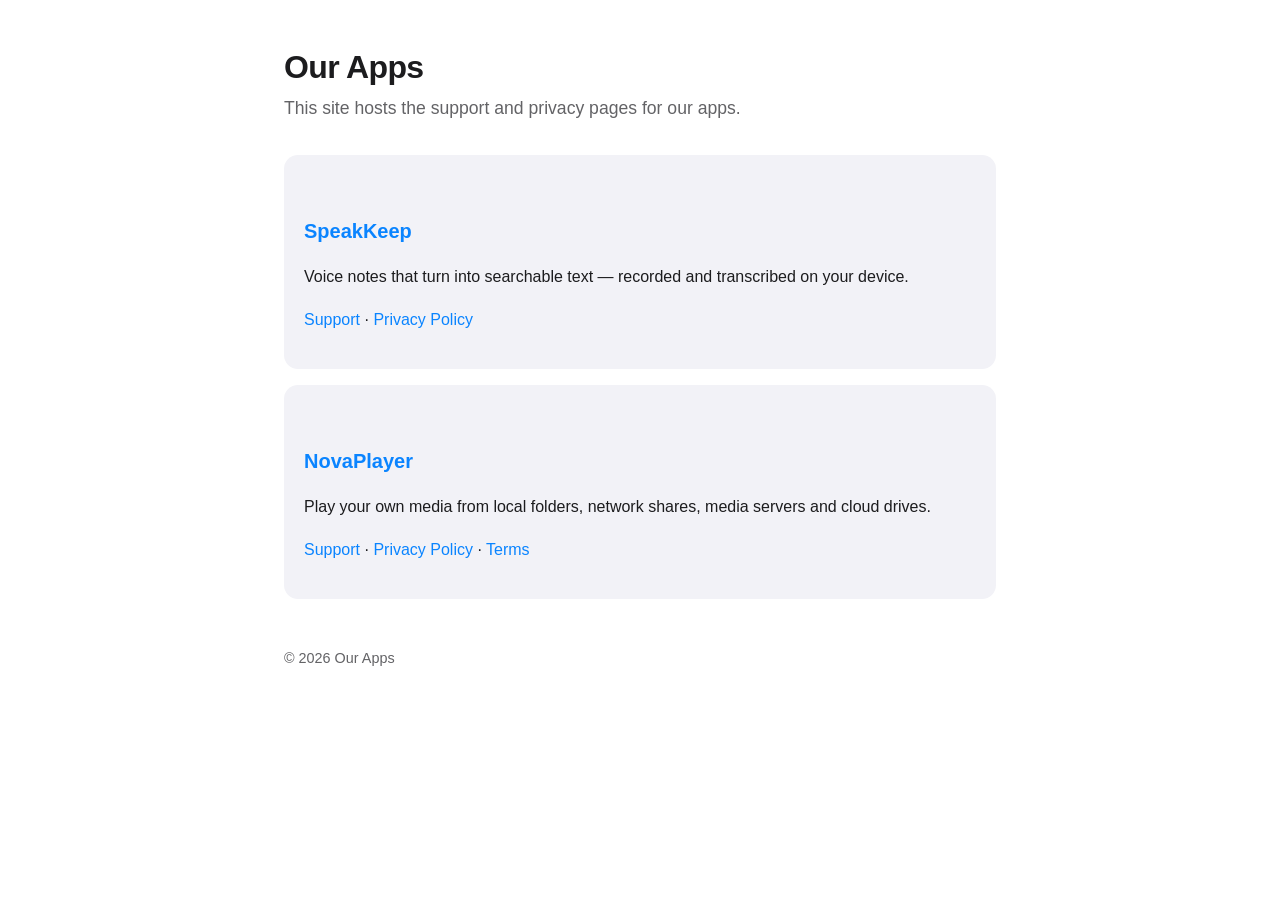
<file: index.html>
<!doctype html>
<html lang="en">
<head>
<meta charset="utf-8">
<meta name="viewport" content="width=device-width, initial-scale=1">
<title>Our Apps</title>
<link rel="stylesheet" href="speakkeep/assets.css">
</head>
<body>
<main>
  <h1>Our Apps</h1>
  <p class="lead">This site hosts the support and privacy pages for our apps.</p>
  <div class="card">
    <h2><a href="speakkeep/">SpeakKeep</a></h2>
    <p>Voice notes that turn into searchable text — recorded and transcribed on your device.</p>
    <p><a href="speakkeep/support/">Support</a> · <a href="speakkeep/privacy/">Privacy Policy</a></p>
  </div>
  <div class="card">
    <h2><a href="novaplayer/">NovaPlayer</a></h2>
    <p>Play your own media from local folders, network shares, media servers and cloud drives.</p>
    <p><a href="novaplayer/support/">Support</a> · <a href="novaplayer/privacy/">Privacy Policy</a> · <a href="novaplayer/terms/">Terms</a></p>
  </div>
  <footer>© 2026 Our Apps</footer>
</main>
</body>
</html>
</file>
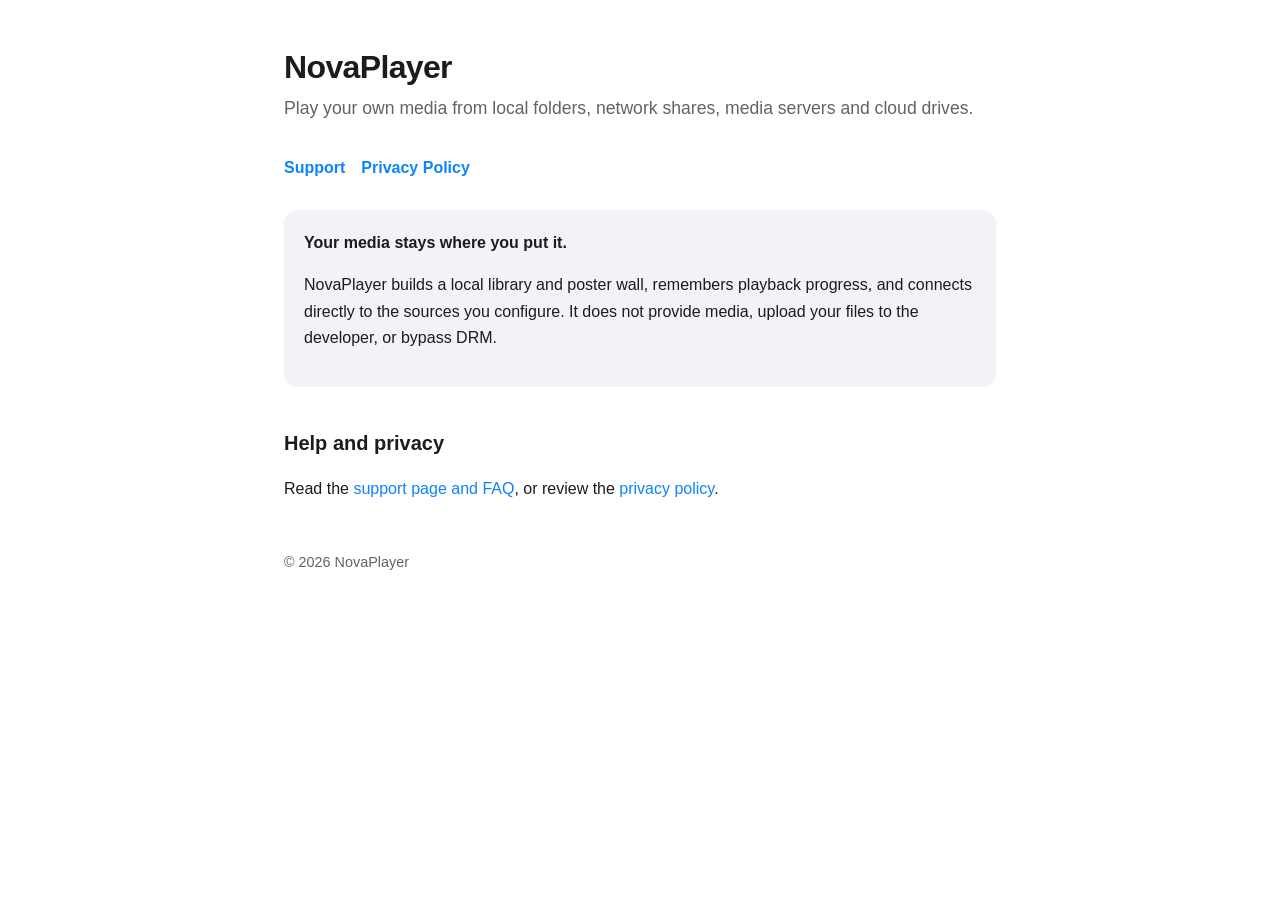
<file: novaplayer/index.html>
<!doctype html>
<html lang="en">
<head>
<meta charset="utf-8">
<meta name="viewport" content="width=device-width, initial-scale=1">
<title>NovaPlayer — Media Player</title>
<link rel="stylesheet" href="assets.css">
</head>
<body>
<main>
  <h1>NovaPlayer</h1>
  <p class="lead">Play your own media from local folders, network shares, media servers and cloud drives.</p>
  <nav>
    <a href="support/">Support</a>
    <a href="privacy/">Privacy Policy</a>
  </nav>
  <div class="card">
    <strong>Your media stays where you put it.</strong>
    <p>NovaPlayer builds a local library and poster wall, remembers playback progress, and connects directly to the sources you configure. It does not provide media, upload your files to the developer, or bypass DRM.</p>
  </div>
  <h2>Help and privacy</h2>
  <p>Read the <a href="support/">support page and FAQ</a>, or review the <a href="privacy/">privacy policy</a>.</p>
  <footer>© 2026 NovaPlayer</footer>
</main>
</body>
</html>
</file>
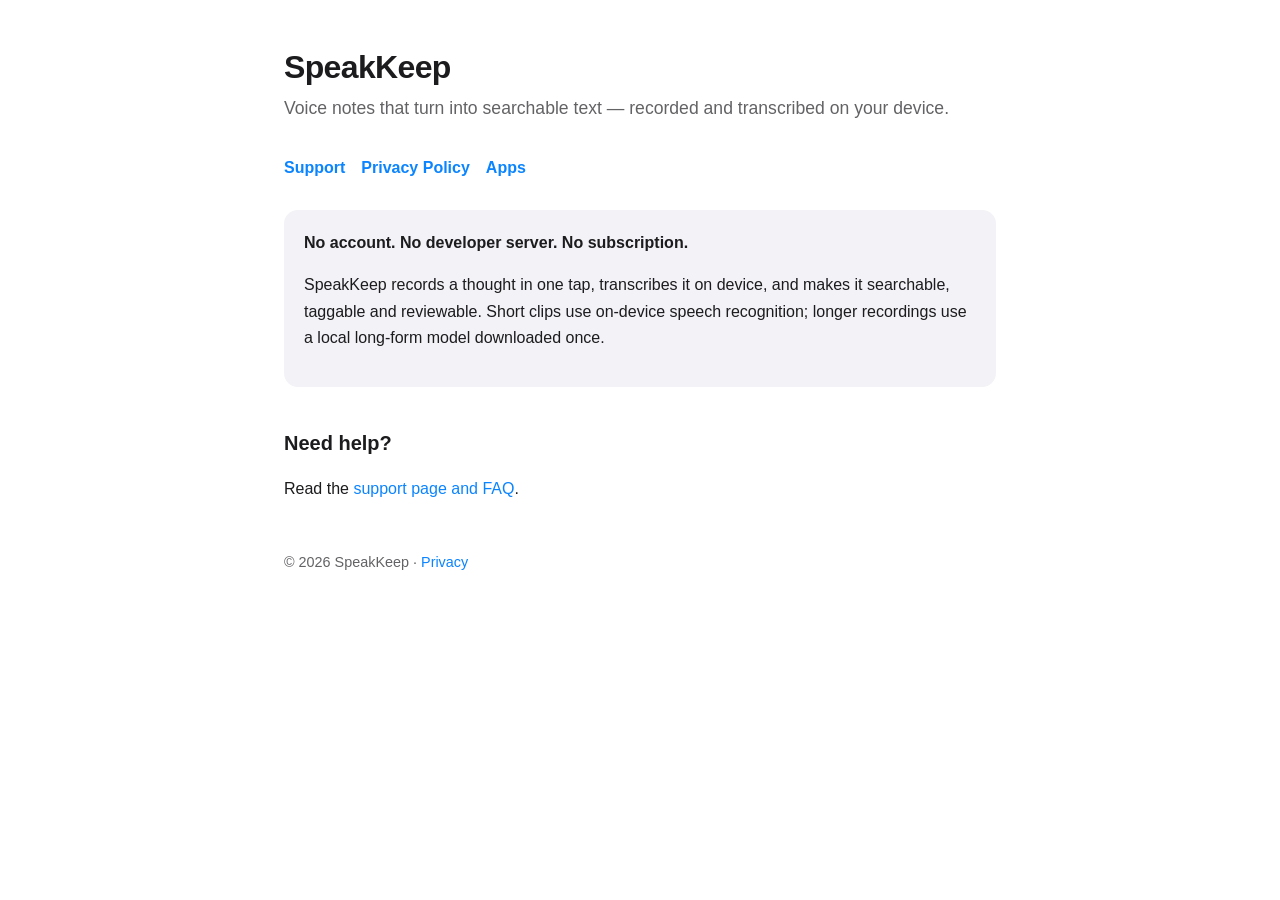
<file: speakkeep/index.html>
<!doctype html>
<html lang="en">
<head>
<meta charset="utf-8">
<meta name="viewport" content="width=device-width, initial-scale=1">
<title>SpeakKeep — Voice Notes</title>
<link rel="stylesheet" href="assets.css">
</head>
<body>
<main>
  <h1>SpeakKeep</h1>
  <p class="lead">Voice notes that turn into searchable text — recorded and transcribed on your device.</p>
  <nav>
    <a href="support/">Support</a>
    <a href="privacy/">Privacy Policy</a>
    <a href="../">Apps</a>
  </nav>
  <div class="card">
    <strong>No account. No developer server. No subscription.</strong>
    <p>SpeakKeep records a thought in one tap, transcribes it on device, and makes it searchable, taggable and reviewable. Short clips use on-device speech recognition; longer recordings use a local long-form model downloaded once.</p>
  </div>
  <h2>Need help?</h2>
  <p>Read the <a href="support/">support page and FAQ</a>.</p>
  <footer>© 2026 SpeakKeep · <a href="privacy/">Privacy</a></footer>
</main>
</body>
</html>
</file>
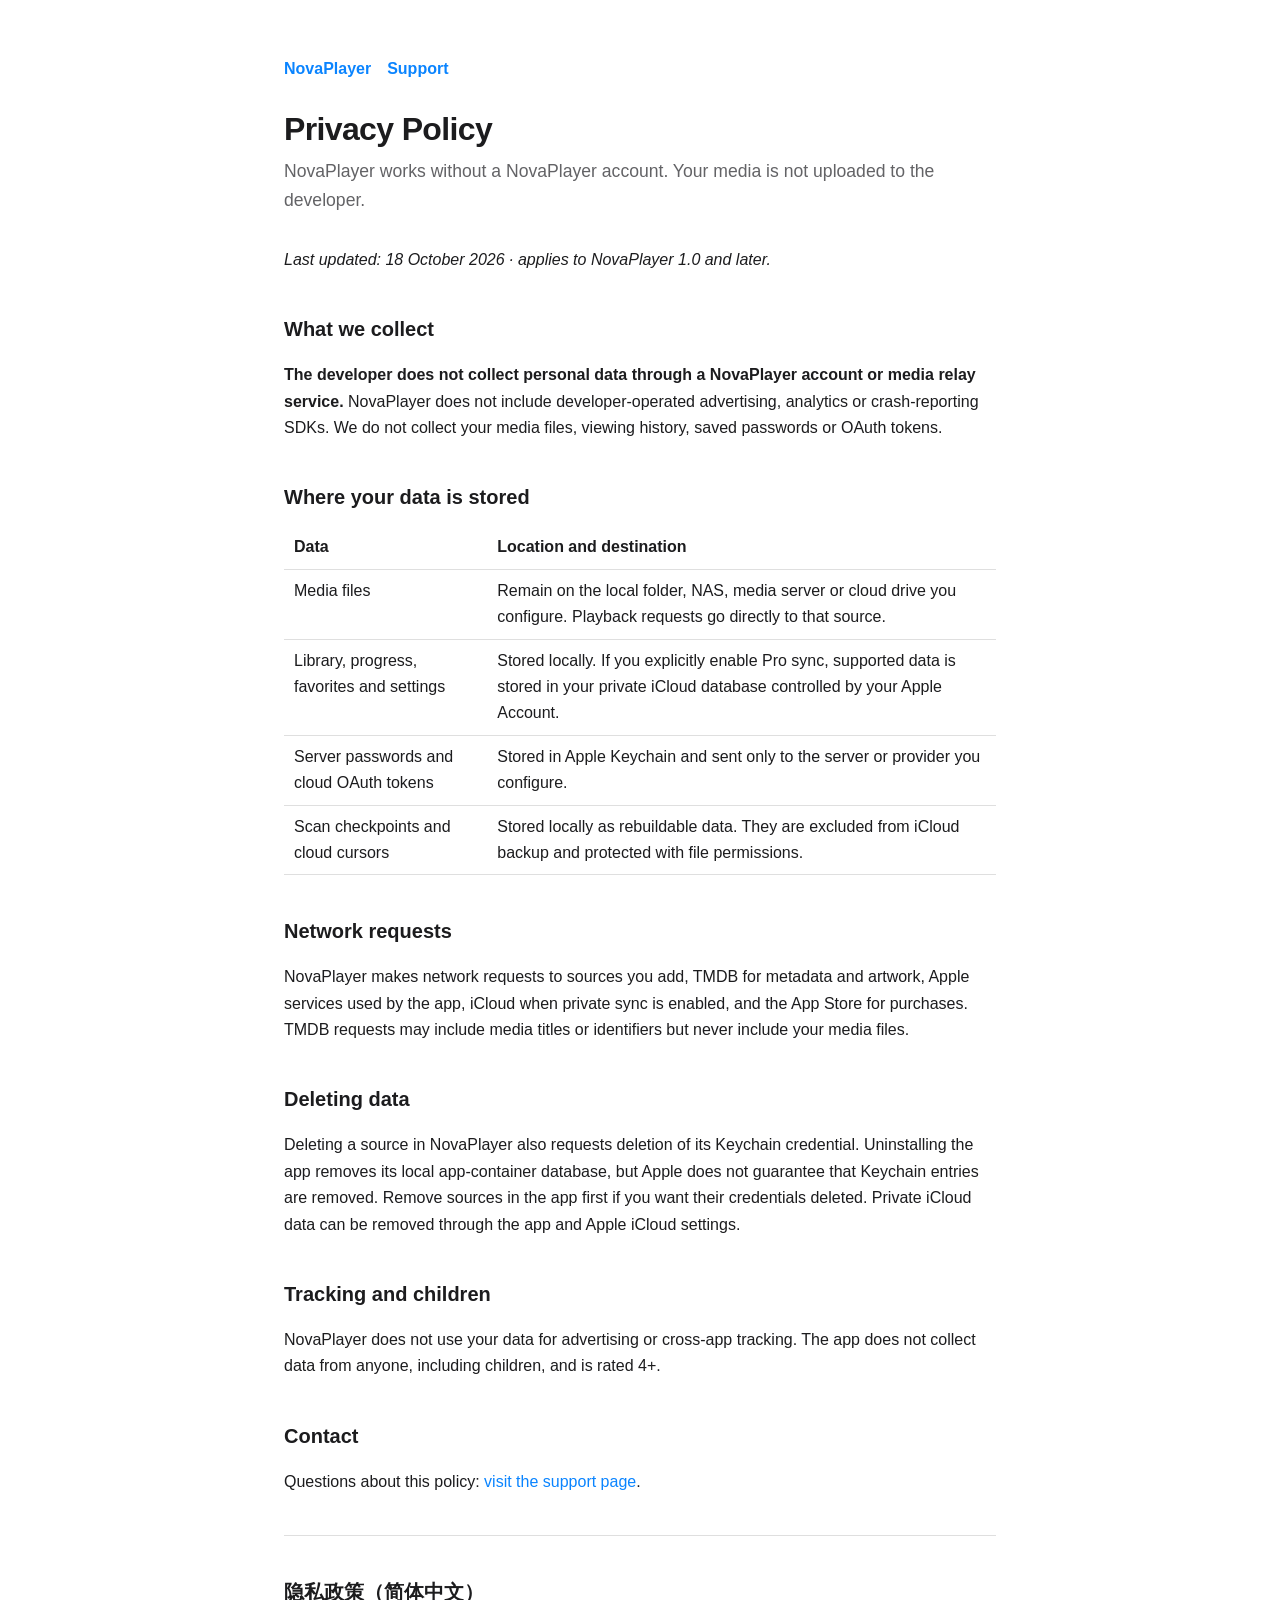
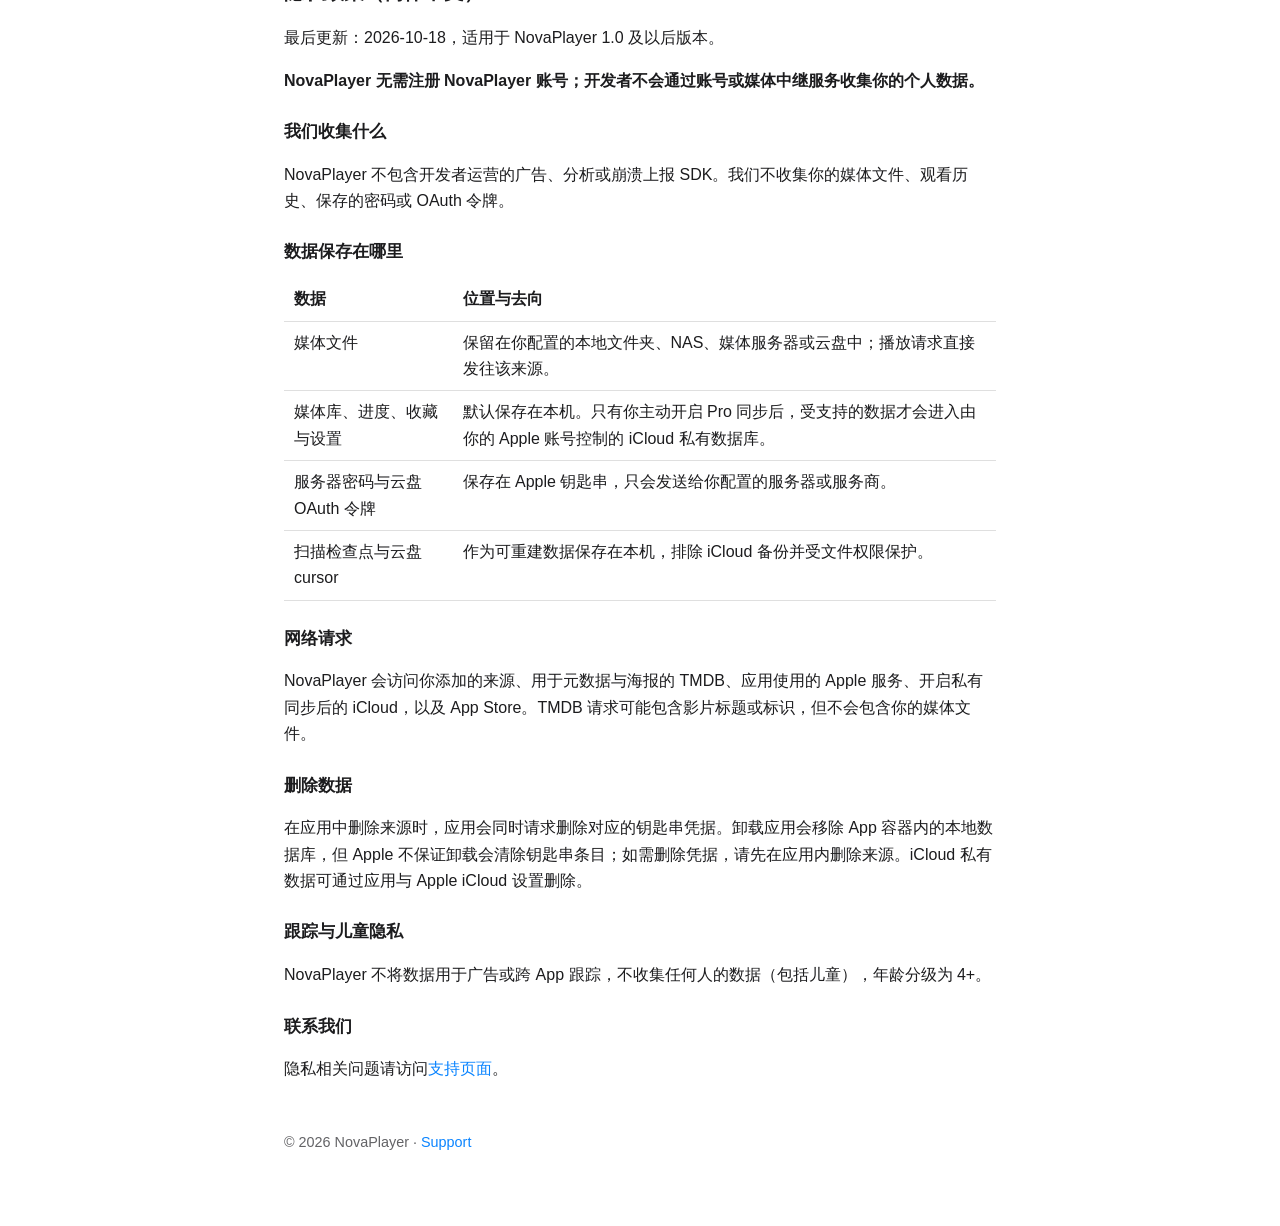
<file: novaplayer/privacy/index.html>
<!doctype html>
<html lang="en">
<head>
<meta charset="utf-8">
<meta name="viewport" content="width=device-width, initial-scale=1">
<title>NovaPlayer — Privacy Policy</title>
<link rel="stylesheet" href="../assets.css">
</head>
<body>
<main>
  <nav><a href="../">NovaPlayer</a><a href="../support/">Support</a></nav>
  <h1>Privacy Policy</h1>
  <p class="lead">NovaPlayer works without a NovaPlayer account. Your media is not uploaded to the developer.</p>
  <p><em>Last updated: 18 October 2026 · applies to NovaPlayer 1.0 and later.</em></p>

  <h2>What we collect</h2>
  <p><strong>The developer does not collect personal data through a NovaPlayer account or media relay service.</strong> NovaPlayer does not include developer-operated advertising, analytics or crash-reporting SDKs. We do not collect your media files, viewing history, saved passwords or OAuth tokens.</p>

  <h2>Where your data is stored</h2>
  <table>
    <tr><th>Data</th><th>Location and destination</th></tr>
    <tr><td>Media files</td><td>Remain on the local folder, NAS, media server or cloud drive you configure. Playback requests go directly to that source.</td></tr>
    <tr><td>Library, progress, favorites and settings</td><td>Stored locally. If you explicitly enable Pro sync, supported data is stored in your private iCloud database controlled by your Apple Account.</td></tr>
    <tr><td>Server passwords and cloud OAuth tokens</td><td>Stored in Apple Keychain and sent only to the server or provider you configure.</td></tr>
    <tr><td>Scan checkpoints and cloud cursors</td><td>Stored locally as rebuildable data. They are excluded from iCloud backup and protected with file permissions.</td></tr>
  </table>

  <h2>Network requests</h2>
  <p>NovaPlayer makes network requests to sources you add, TMDB for metadata and artwork, Apple services used by the app, iCloud when private sync is enabled, and the App Store for purchases. TMDB requests may include media titles or identifiers but never include your media files.</p>

  <h2>Deleting data</h2>
  <p>Deleting a source in NovaPlayer also requests deletion of its Keychain credential. Uninstalling the app removes its local app-container database, but Apple does not guarantee that Keychain entries are removed. Remove sources in the app first if you want their credentials deleted. Private iCloud data can be removed through the app and Apple iCloud settings.</p>

  <h2>Tracking and children</h2>
  <p>NovaPlayer does not use your data for advertising or cross-app tracking. The app does not collect data from anyone, including children, and is rated 4+.</p>

  <h2>Contact</h2>
  <p>Questions about this policy: <a href="../support/">visit the support page</a>.</p>

  <hr>

  <h2>隐私政策（简体中文）</h2>
  <p>最后更新：2026-10-18，适用于 NovaPlayer 1.0 及以后版本。</p>
  <p><strong>NovaPlayer 无需注册 NovaPlayer 账号；开发者不会通过账号或媒体中继服务收集你的个人数据。</strong></p>

  <h3>我们收集什么</h3>
  <p>NovaPlayer 不包含开发者运营的广告、分析或崩溃上报 SDK。我们不收集你的媒体文件、观看历史、保存的密码或 OAuth 令牌。</p>

  <h3>数据保存在哪里</h3>
  <table>
    <tr><th>数据</th><th>位置与去向</th></tr>
    <tr><td>媒体文件</td><td>保留在你配置的本地文件夹、NAS、媒体服务器或云盘中；播放请求直接发往该来源。</td></tr>
    <tr><td>媒体库、进度、收藏与设置</td><td>默认保存在本机。只有你主动开启 Pro 同步后，受支持的数据才会进入由你的 Apple 账号控制的 iCloud 私有数据库。</td></tr>
    <tr><td>服务器密码与云盘 OAuth 令牌</td><td>保存在 Apple 钥匙串，只会发送给你配置的服务器或服务商。</td></tr>
    <tr><td>扫描检查点与云盘 cursor</td><td>作为可重建数据保存在本机，排除 iCloud 备份并受文件权限保护。</td></tr>
  </table>

  <h3>网络请求</h3>
  <p>NovaPlayer 会访问你添加的来源、用于元数据与海报的 TMDB、应用使用的 Apple 服务、开启私有同步后的 iCloud，以及 App Store。TMDB 请求可能包含影片标题或标识，但不会包含你的媒体文件。</p>

  <h3>删除数据</h3>
  <p>在应用中删除来源时，应用会同时请求删除对应的钥匙串凭据。卸载应用会移除 App 容器内的本地数据库，但 Apple 不保证卸载会清除钥匙串条目；如需删除凭据，请先在应用内删除来源。iCloud 私有数据可通过应用与 Apple iCloud 设置删除。</p>

  <h3>跟踪与儿童隐私</h3>
  <p>NovaPlayer 不将数据用于广告或跨 App 跟踪，不收集任何人的数据（包括儿童），年龄分级为 4+。</p>

  <h3>联系我们</h3>
  <p>隐私相关问题请访问<a href="../support/">支持页面</a>。</p>
  <footer>© 2026 NovaPlayer · <a href="../support/">Support</a></footer>
</main>
</body>
</html>
</file>
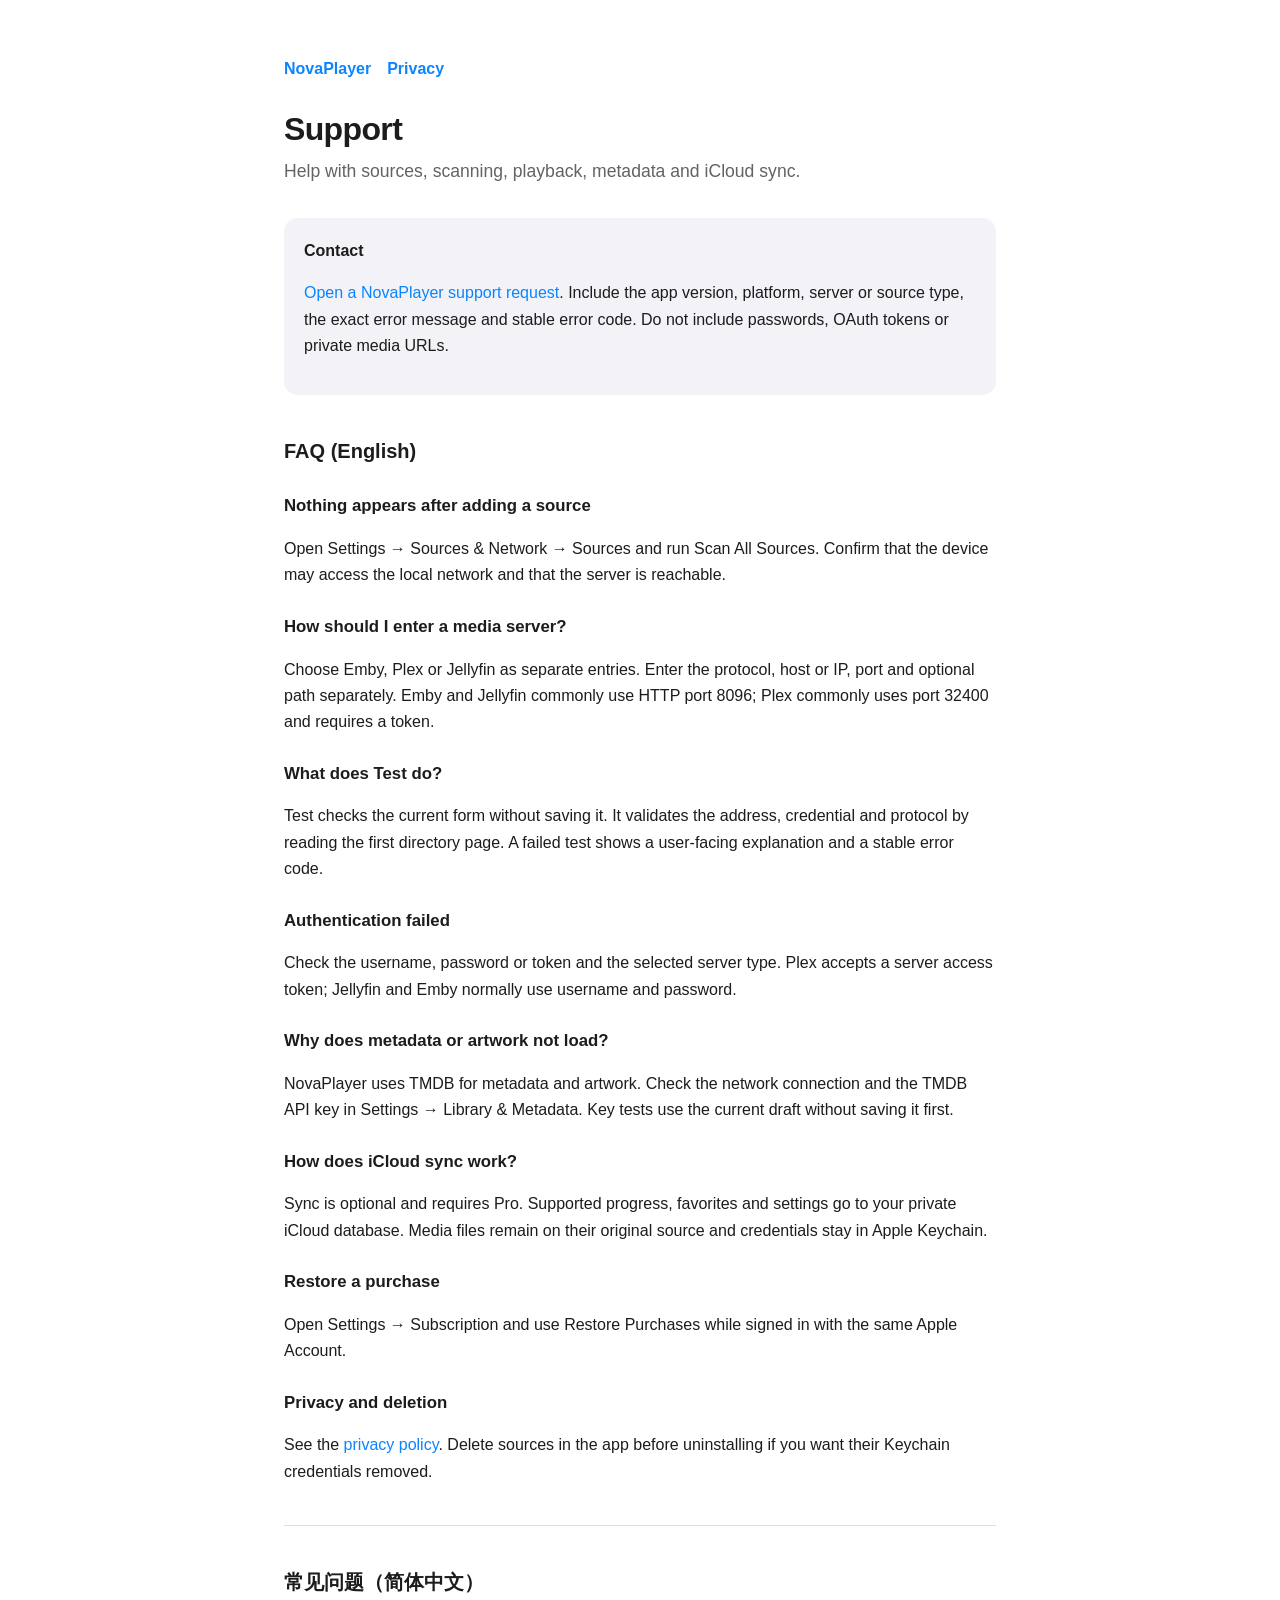
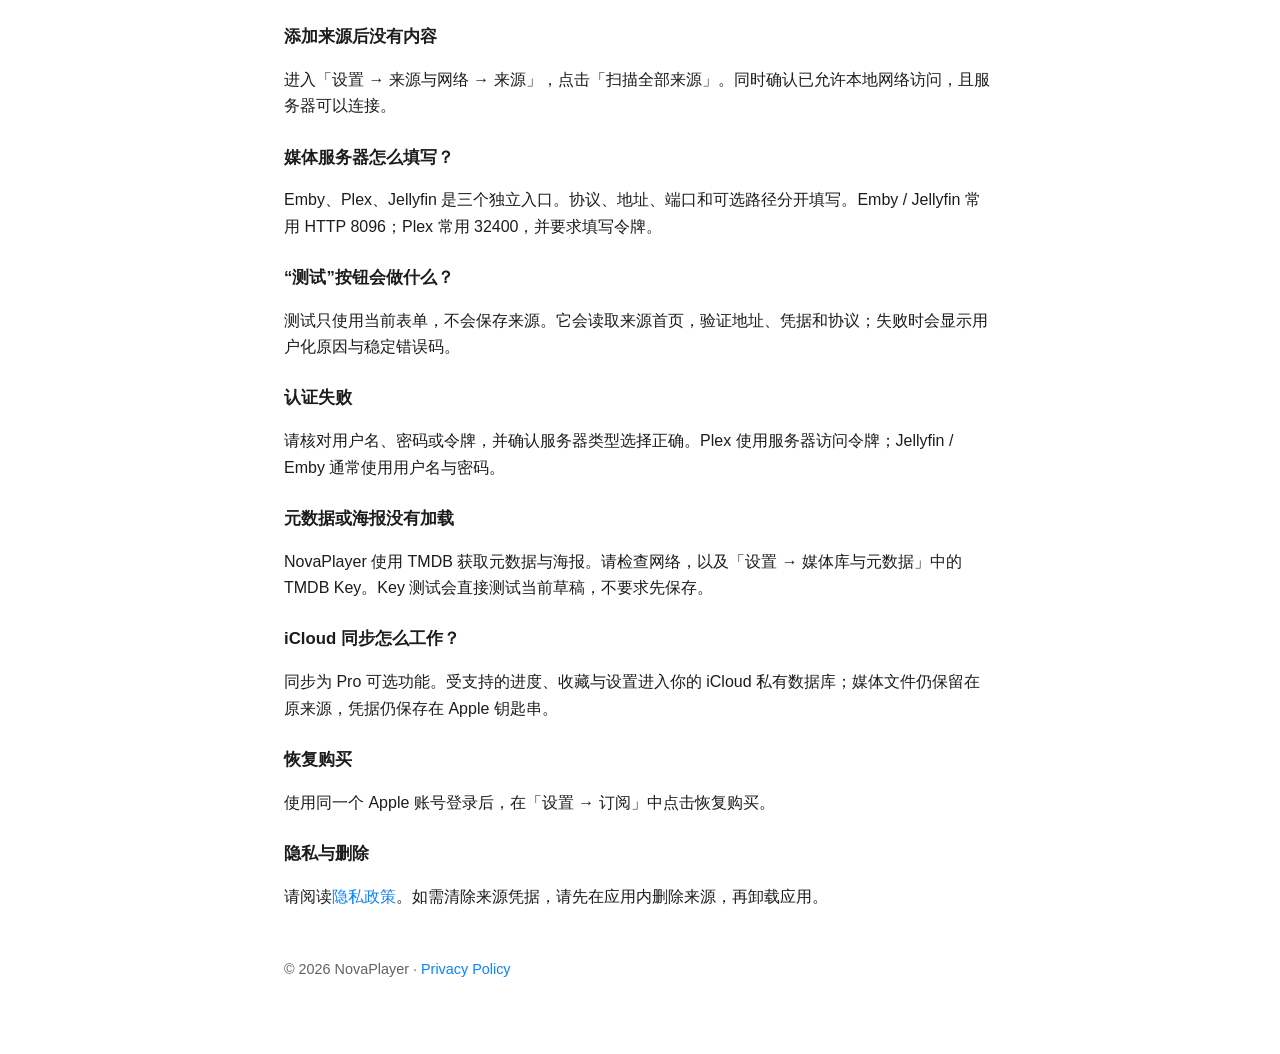
<file: novaplayer/support/index.html>
<!doctype html>
<html lang="en">
<head>
<meta charset="utf-8">
<meta name="viewport" content="width=device-width, initial-scale=1">
<title>NovaPlayer — Support</title>
<link rel="stylesheet" href="../assets.css">
</head>
<body>
<main>
  <nav><a href="../">NovaPlayer</a><a href="../privacy/">Privacy</a></nav>
  <h1>Support</h1>
  <p class="lead">Help with sources, scanning, playback, metadata and iCloud sync.</p>
  <div class="card">
    <strong>Contact</strong>
    <p><a href="https://github.com/chengwind198/appsite/issues/new">Open a NovaPlayer support request</a>. Include the app version, platform, server or source type, the exact error message and stable error code. Do not include passwords, OAuth tokens or private media URLs.</p>
  </div>

  <h2>FAQ (English)</h2>
  <h3>Nothing appears after adding a source</h3>
  <p>Open Settings → Sources &amp; Network → Sources and run Scan All Sources. Confirm that the device may access the local network and that the server is reachable.</p>
  <h3>How should I enter a media server?</h3>
  <p>Choose Emby, Plex or Jellyfin as separate entries. Enter the protocol, host or IP, port and optional path separately. Emby and Jellyfin commonly use HTTP port 8096; Plex commonly uses port 32400 and requires a token.</p>
  <h3>What does Test do?</h3>
  <p>Test checks the current form without saving it. It validates the address, credential and protocol by reading the first directory page. A failed test shows a user-facing explanation and a stable error code.</p>
  <h3>Authentication failed</h3>
  <p>Check the username, password or token and the selected server type. Plex accepts a server access token; Jellyfin and Emby normally use username and password.</p>
  <h3>Why does metadata or artwork not load?</h3>
  <p>NovaPlayer uses TMDB for metadata and artwork. Check the network connection and the TMDB API key in Settings → Library &amp; Metadata. Key tests use the current draft without saving it first.</p>
  <h3>How does iCloud sync work?</h3>
  <p>Sync is optional and requires Pro. Supported progress, favorites and settings go to your private iCloud database. Media files remain on their original source and credentials stay in Apple Keychain.</p>
  <h3>Restore a purchase</h3>
  <p>Open Settings → Subscription and use Restore Purchases while signed in with the same Apple Account.</p>
  <h3>Privacy and deletion</h3>
  <p>See the <a href="../privacy/">privacy policy</a>. Delete sources in the app before uninstalling if you want their Keychain credentials removed.</p>

  <hr>

  <h2>常见问题（简体中文）</h2>
  <h3>添加来源后没有内容</h3>
  <p>进入「设置 → 来源与网络 → 来源」，点击「扫描全部来源」。同时确认已允许本地网络访问，且服务器可以连接。</p>
  <h3>媒体服务器怎么填写？</h3>
  <p>Emby、Plex、Jellyfin 是三个独立入口。协议、地址、端口和可选路径分开填写。Emby / Jellyfin 常用 HTTP 8096；Plex 常用 32400，并要求填写令牌。</p>
  <h3>“测试”按钮会做什么？</h3>
  <p>测试只使用当前表单，不会保存来源。它会读取来源首页，验证地址、凭据和协议；失败时会显示用户化原因与稳定错误码。</p>
  <h3>认证失败</h3>
  <p>请核对用户名、密码或令牌，并确认服务器类型选择正确。Plex 使用服务器访问令牌；Jellyfin / Emby 通常使用用户名与密码。</p>
  <h3>元数据或海报没有加载</h3>
  <p>NovaPlayer 使用 TMDB 获取元数据与海报。请检查网络，以及「设置 → 媒体库与元数据」中的 TMDB Key。Key 测试会直接测试当前草稿，不要求先保存。</p>
  <h3>iCloud 同步怎么工作？</h3>
  <p>同步为 Pro 可选功能。受支持的进度、收藏与设置进入你的 iCloud 私有数据库；媒体文件仍保留在原来源，凭据仍保存在 Apple 钥匙串。</p>
  <h3>恢复购买</h3>
  <p>使用同一个 Apple 账号登录后，在「设置 → 订阅」中点击恢复购买。</p>
  <h3>隐私与删除</h3>
  <p>请阅读<a href="../privacy/">隐私政策</a>。如需清除来源凭据，请先在应用内删除来源，再卸载应用。</p>
  <footer>© 2026 NovaPlayer · <a href="../privacy/">Privacy Policy</a></footer>
</main>
</body>
</html>
</file>
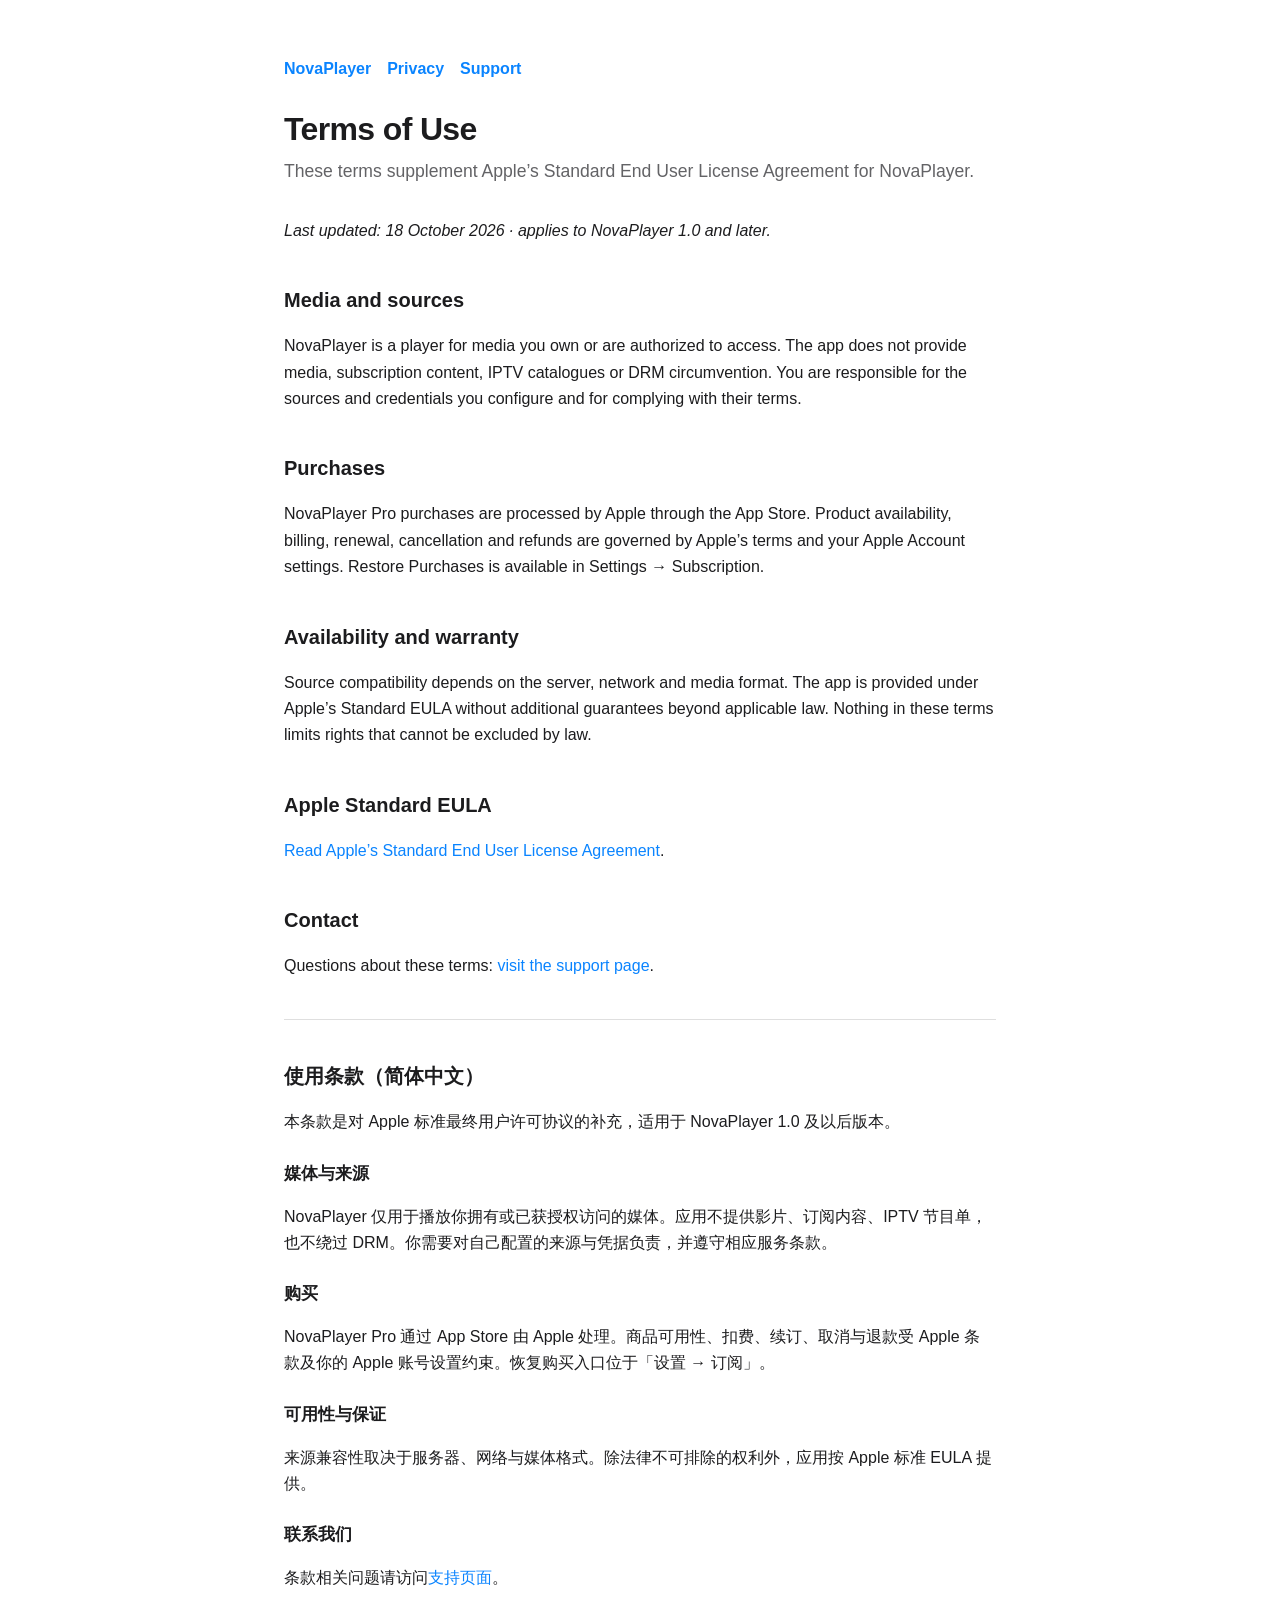
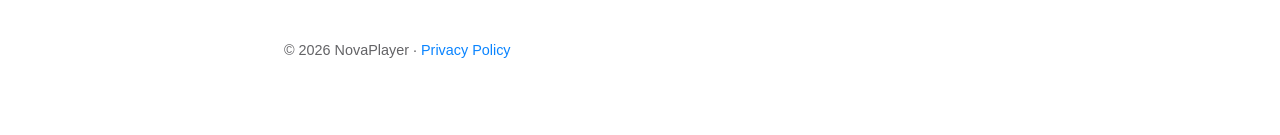
<file: novaplayer/terms/index.html>
<!doctype html>
<html lang="en">
<head>
<meta charset="utf-8">
<meta name="viewport" content="width=device-width, initial-scale=1">
<title>NovaPlayer — Terms of Use</title>
<link rel="stylesheet" href="../assets.css">
</head>
<body>
<main>
  <nav><a href="../">NovaPlayer</a><a href="../privacy/">Privacy</a><a href="../support/">Support</a></nav>
  <h1>Terms of Use</h1>
  <p class="lead">These terms supplement Apple’s Standard End User License Agreement for NovaPlayer.</p>
  <p><em>Last updated: 18 October 2026 · applies to NovaPlayer 1.0 and later.</em></p>

  <h2>Media and sources</h2>
  <p>NovaPlayer is a player for media you own or are authorized to access. The app does not provide media, subscription content, IPTV catalogues or DRM circumvention. You are responsible for the sources and credentials you configure and for complying with their terms.</p>

  <h2>Purchases</h2>
  <p>NovaPlayer Pro purchases are processed by Apple through the App Store. Product availability, billing, renewal, cancellation and refunds are governed by Apple’s terms and your Apple Account settings. Restore Purchases is available in Settings → Subscription.</p>

  <h2>Availability and warranty</h2>
  <p>Source compatibility depends on the server, network and media format. The app is provided under Apple’s Standard EULA without additional guarantees beyond applicable law. Nothing in these terms limits rights that cannot be excluded by law.</p>

  <h2>Apple Standard EULA</h2>
  <p><a href="https://www.apple.com/legal/internet-services/itunes/dev/stdeula/">Read Apple’s Standard End User License Agreement</a>.</p>

  <h2>Contact</h2>
  <p>Questions about these terms: <a href="../support/">visit the support page</a>.</p>

  <hr>

  <h2>使用条款（简体中文）</h2>
  <p>本条款是对 Apple 标准最终用户许可协议的补充，适用于 NovaPlayer 1.0 及以后版本。</p>
  <h3>媒体与来源</h3>
  <p>NovaPlayer 仅用于播放你拥有或已获授权访问的媒体。应用不提供影片、订阅内容、IPTV 节目单，也不绕过 DRM。你需要对自己配置的来源与凭据负责，并遵守相应服务条款。</p>
  <h3>购买</h3>
  <p>NovaPlayer Pro 通过 App Store 由 Apple 处理。商品可用性、扣费、续订、取消与退款受 Apple 条款及你的 Apple 账号设置约束。恢复购买入口位于「设置 → 订阅」。</p>
  <h3>可用性与保证</h3>
  <p>来源兼容性取决于服务器、网络与媒体格式。除法律不可排除的权利外，应用按 Apple 标准 EULA 提供。</p>
  <h3>联系我们</h3>
  <p>条款相关问题请访问<a href="../support/">支持页面</a>。</p>
  <footer>© 2026 NovaPlayer · <a href="../privacy/">Privacy Policy</a></footer>
</main>
</body>
</html>
</file>
<file: speakkeep/assets.css>
:root { color-scheme: light dark; --fg:#1c1c1e; --muted:#636366; --bg:#ffffff; --card:#f2f2f7; --accent:#0a84ff; }
@media (prefers-color-scheme: dark) { :root { --fg:#f2f2f7; --muted:#aeaeb2; --bg:#000000; --card:#1c1c1e; --accent:#0a84ff; } }
* { box-sizing: border-box; }
body { margin:0; background:var(--bg); color:var(--fg); font:16px/1.65 -apple-system,BlinkMacSystemFont,"Segoe UI",Roboto,"Helvetica Neue","PingFang SC","Hiragino Sans GB","Microsoft YaHei",sans-serif; }
main { max-width: 760px; margin: 0 auto; padding: 48px 24px 72px; }
h1 { font-size: 2rem; line-height:1.2; margin: 0 0 8px; letter-spacing:-.02em; }
h2 { font-size: 1.25rem; margin: 40px 0 12px; }
h3 { font-size: 1.05rem; margin: 24px 0 6px; }
p, li { color: var(--fg); }
.lead { color: var(--muted); font-size: 1.1rem; margin: 0 0 32px; }
.card { background: var(--card); border-radius: 14px; padding: 20px; margin: 16px 0; }
a { color: var(--accent); text-decoration: none; }
a:hover { text-decoration: underline; }
nav { display:flex; gap:16px; flex-wrap:wrap; margin: 8px 0 28px; }
nav a { font-weight:600; }
hr { border:0; border-top:1px solid rgba(127,127,127,.25); margin:40px 0; }
footer { color: var(--muted); font-size:.9rem; margin-top:48px; }
code { font-family: ui-monospace, SFMono-Regular, Menlo, monospace; }
table { border-collapse: collapse; width:100%; margin:12px 0; }
th, td { text-align:left; padding:8px 10px; border-bottom:1px solid rgba(127,127,127,.25); vertical-align:top; }
</file>
<file: novaplayer/assets.css>
:root { color-scheme: light dark; --fg:#1c1c1e; --muted:#636366; --bg:#ffffff; --card:#f2f2f7; --accent:#0a84ff; }
@media (prefers-color-scheme: dark) { :root { --fg:#f2f2f7; --muted:#aeaeb2; --bg:#000000; --card:#1c1c1e; --accent:#0a84ff; } }
* { box-sizing: border-box; }
body { margin:0; background:var(--bg); color:var(--fg); font:16px/1.65 -apple-system,BlinkMacSystemFont,"Segoe UI",Roboto,"Helvetica Neue","PingFang SC","Hiragino Sans GB","Microsoft YaHei",sans-serif; }
main { max-width: 760px; margin: 0 auto; padding: 48px 24px 72px; }
h1 { font-size: 2rem; line-height:1.2; margin: 0 0 8px; letter-spacing:-.02em; }
h2 { font-size: 1.25rem; margin: 40px 0 12px; }
h3 { font-size: 1.05rem; margin: 24px 0 6px; }
p, li { color: var(--fg); }
.lead { color: var(--muted); font-size: 1.1rem; margin: 0 0 32px; }
.card { background: var(--card); border-radius: 14px; padding: 20px; margin: 16px 0; }
a { color: var(--accent); text-decoration: none; }
a:hover { text-decoration: underline; }
nav { display:flex; gap:16px; flex-wrap:wrap; margin: 8px 0 28px; }
nav a { font-weight:600; }
hr { border:0; border-top:1px solid rgba(127,127,127,.25); margin:40px 0; }
footer { color: var(--muted); font-size:.9rem; margin-top:48px; }
code { font-family: ui-monospace, SFMono-Regular, Menlo, monospace; }
table { border-collapse: collapse; width:100%; margin:12px 0; }
th, td { text-align:left; padding:8px 10px; border-bottom:1px solid rgba(127,127,127,.25); vertical-align:top; }
</file>
